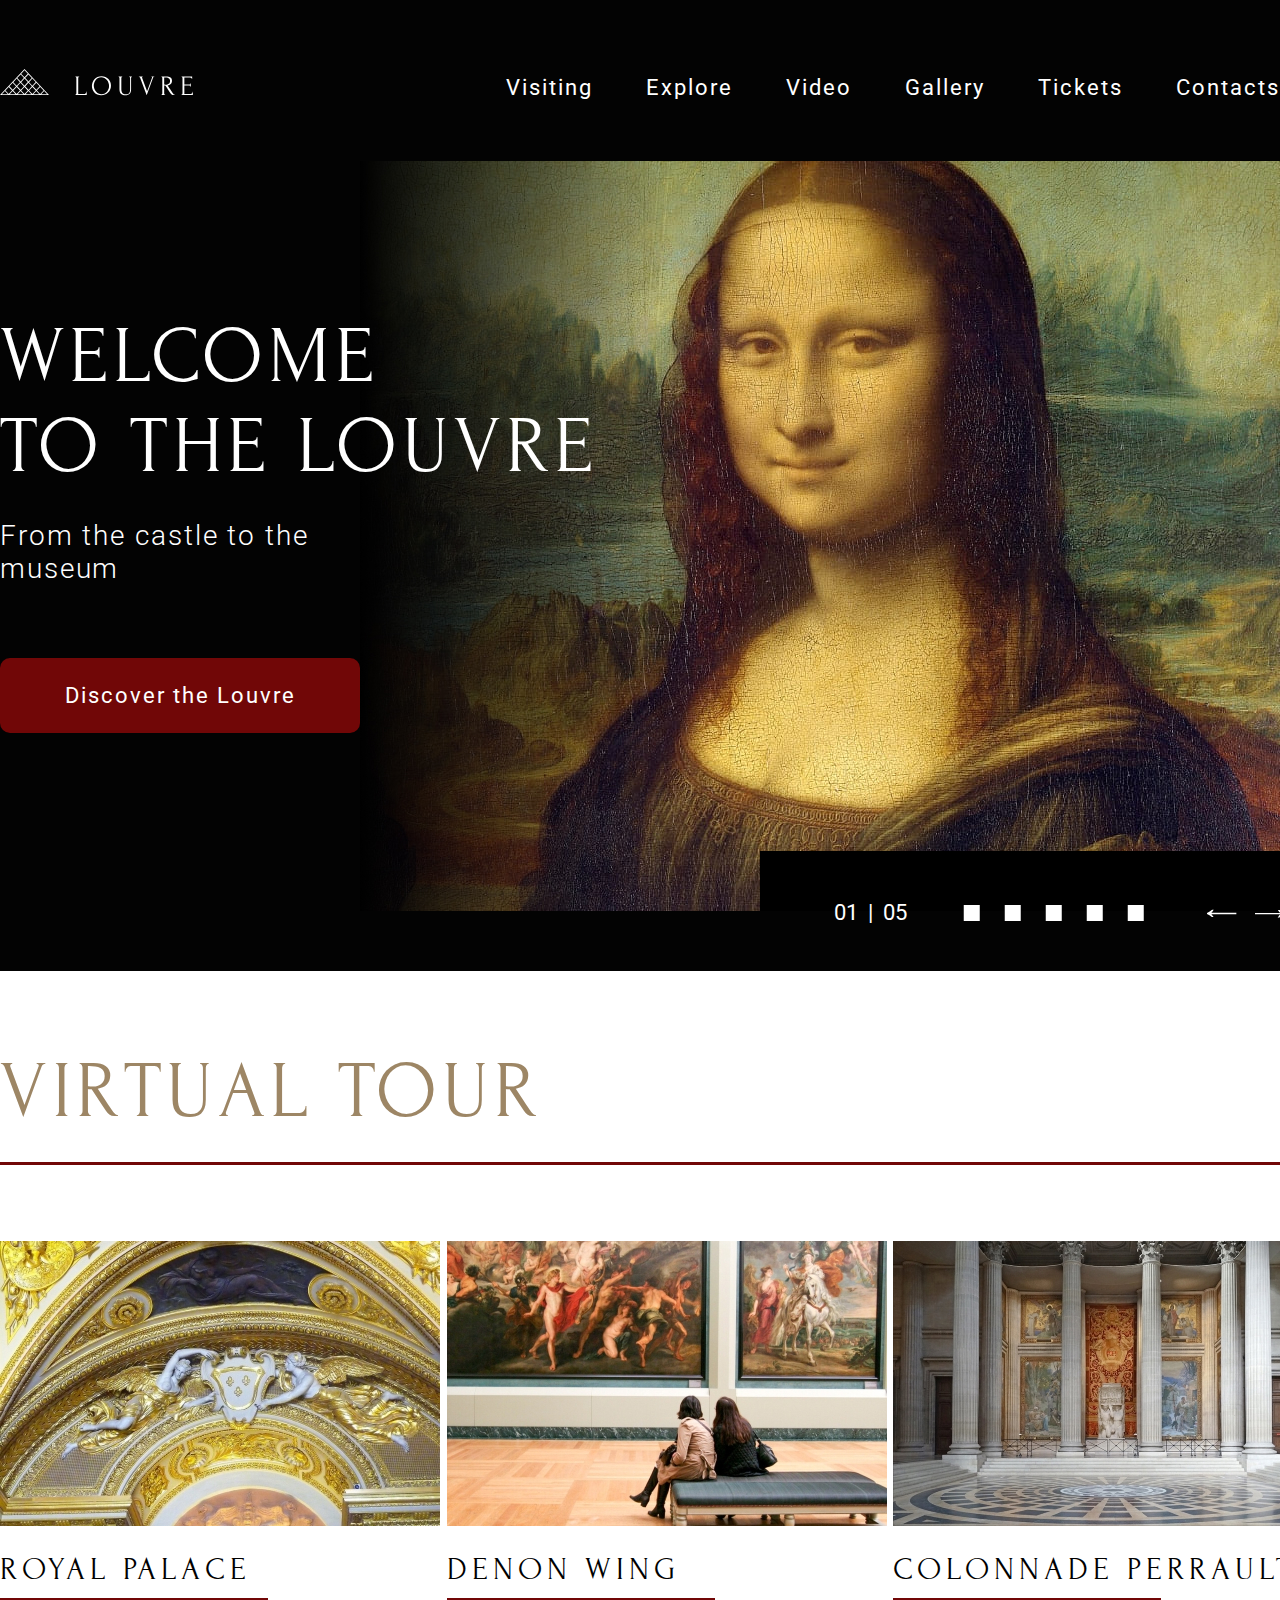
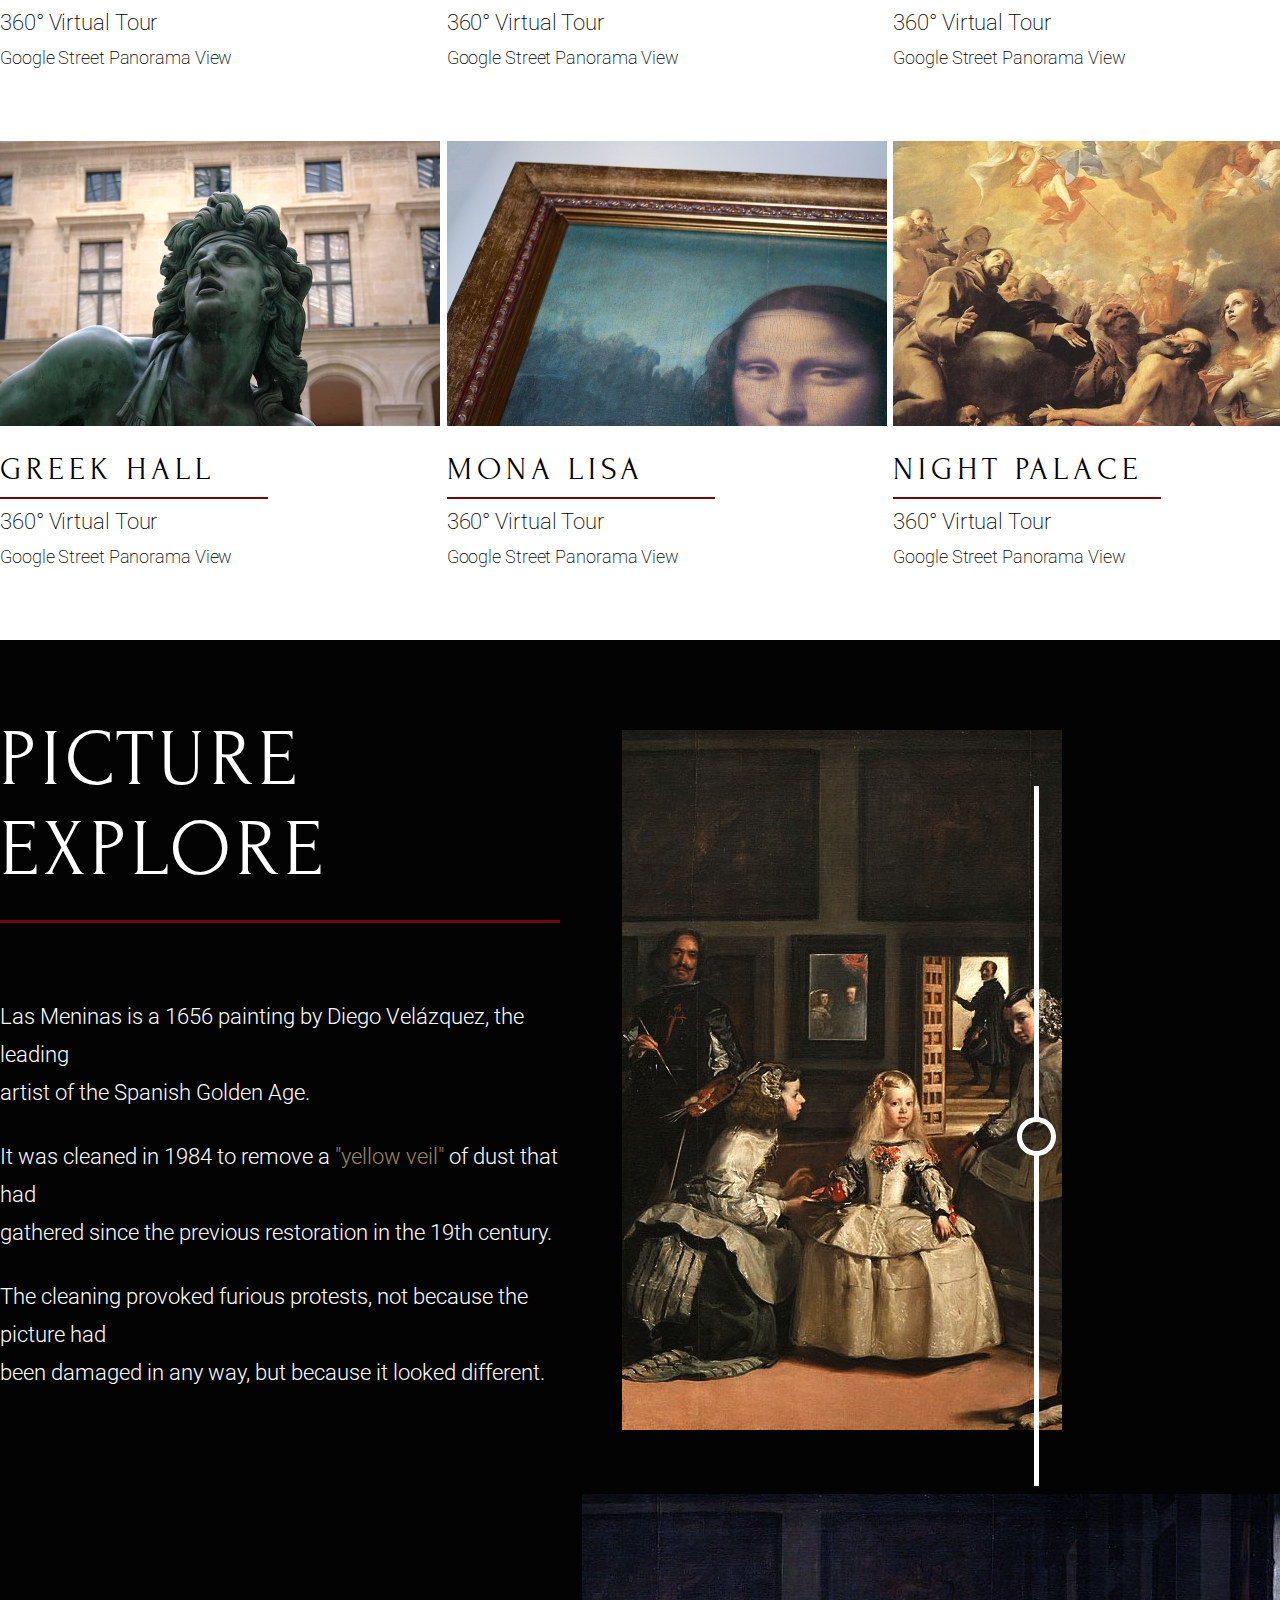
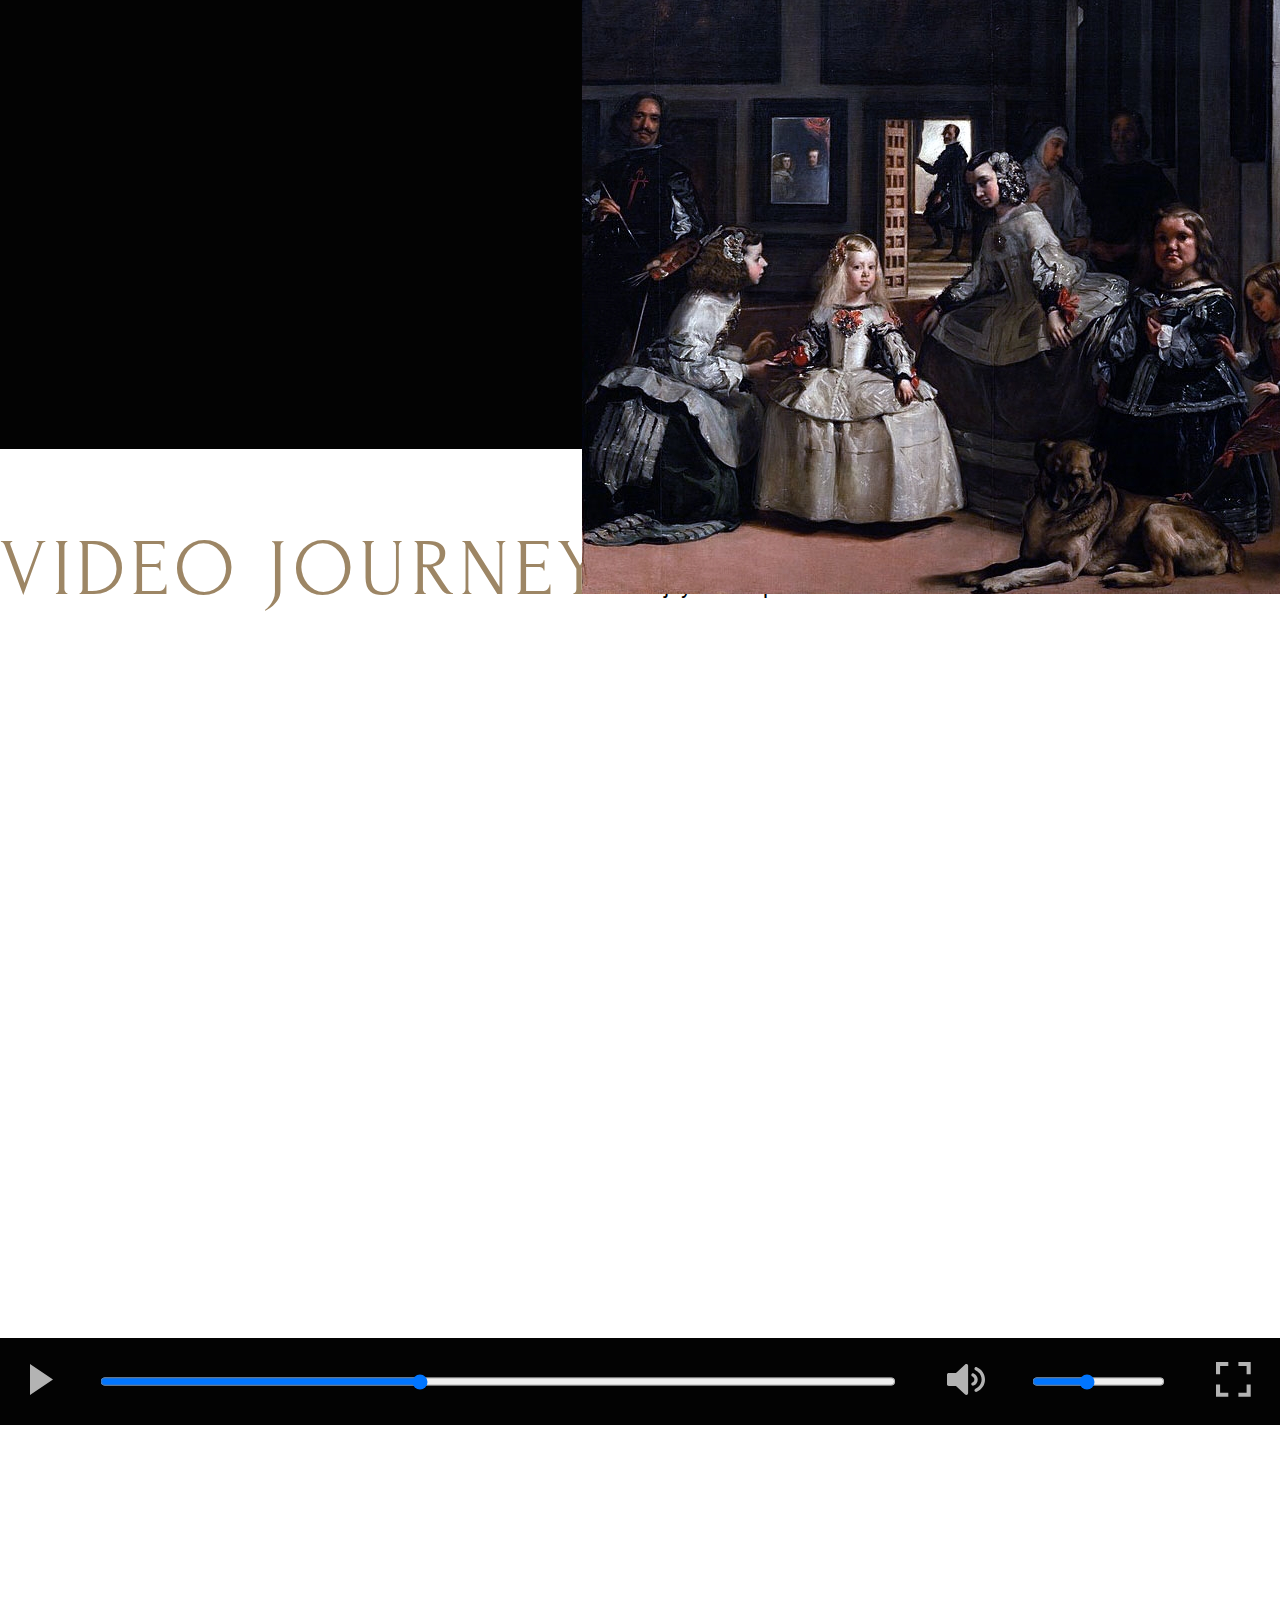
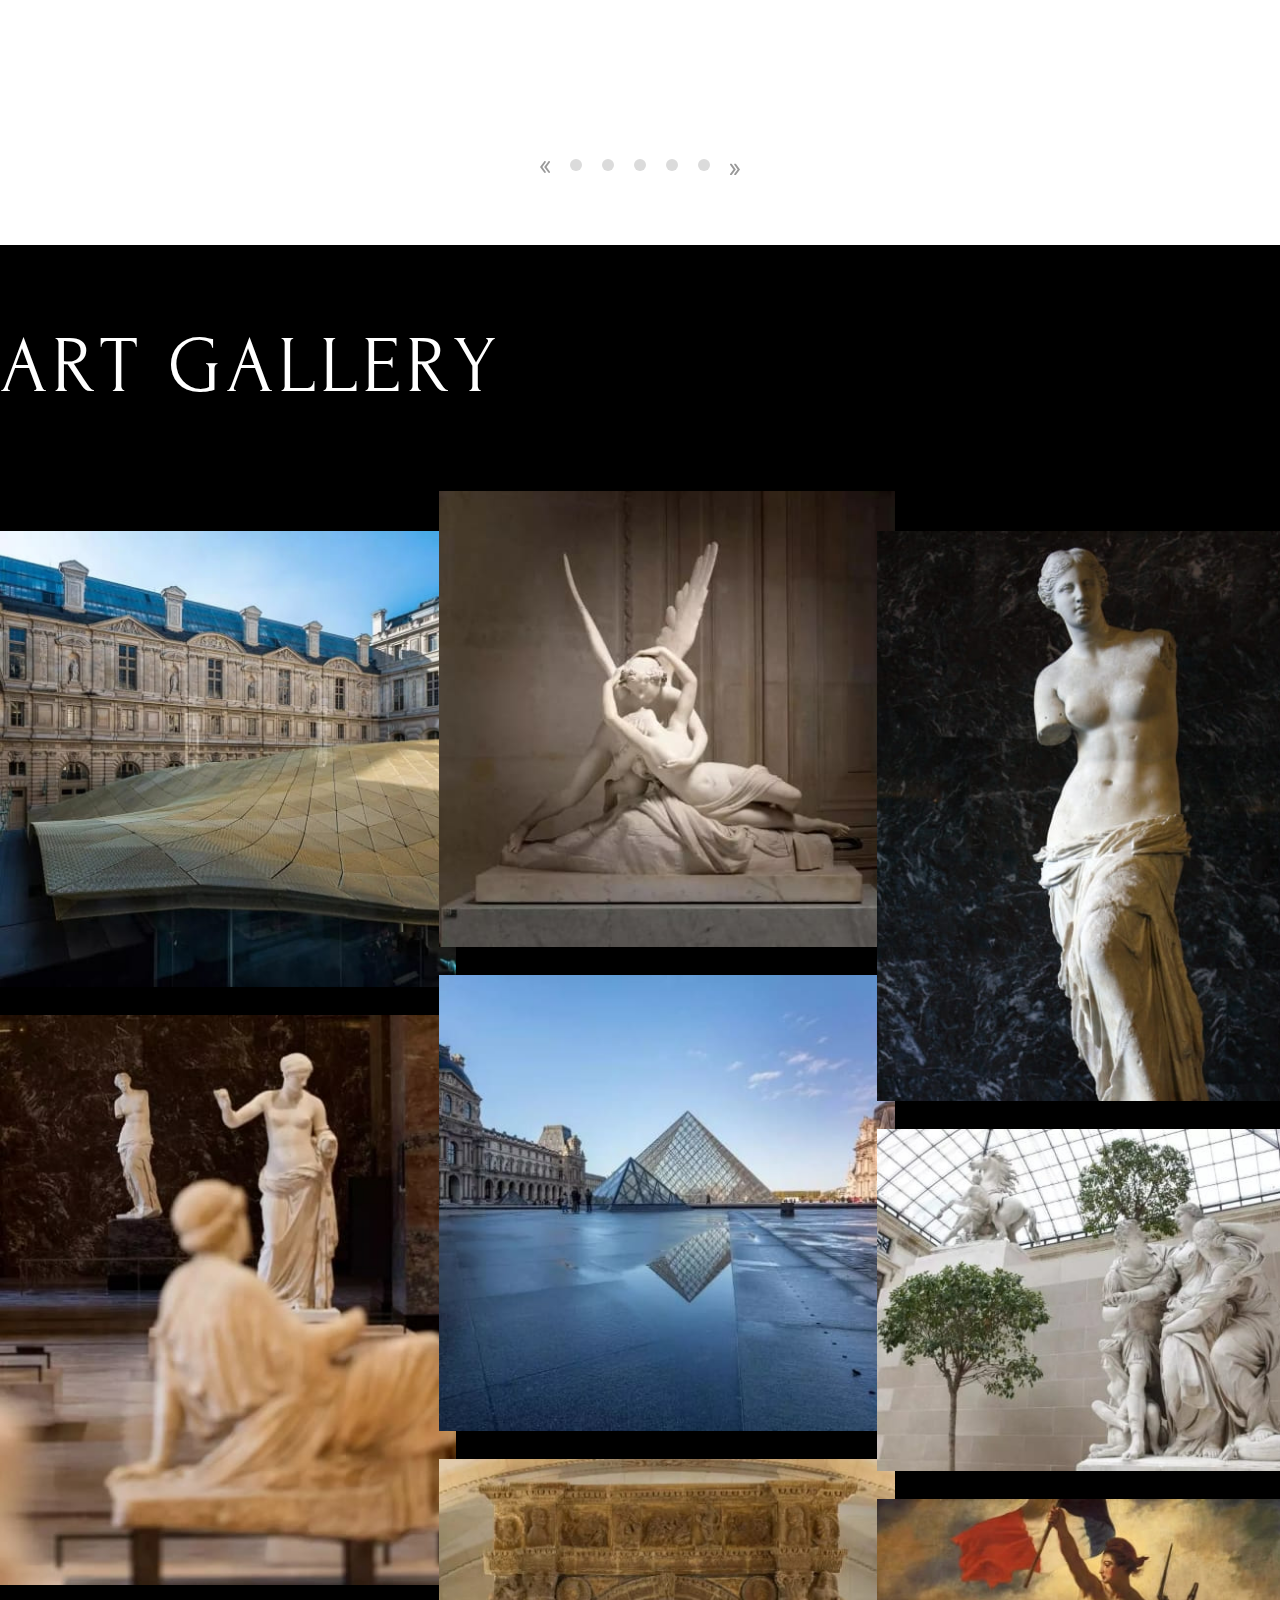
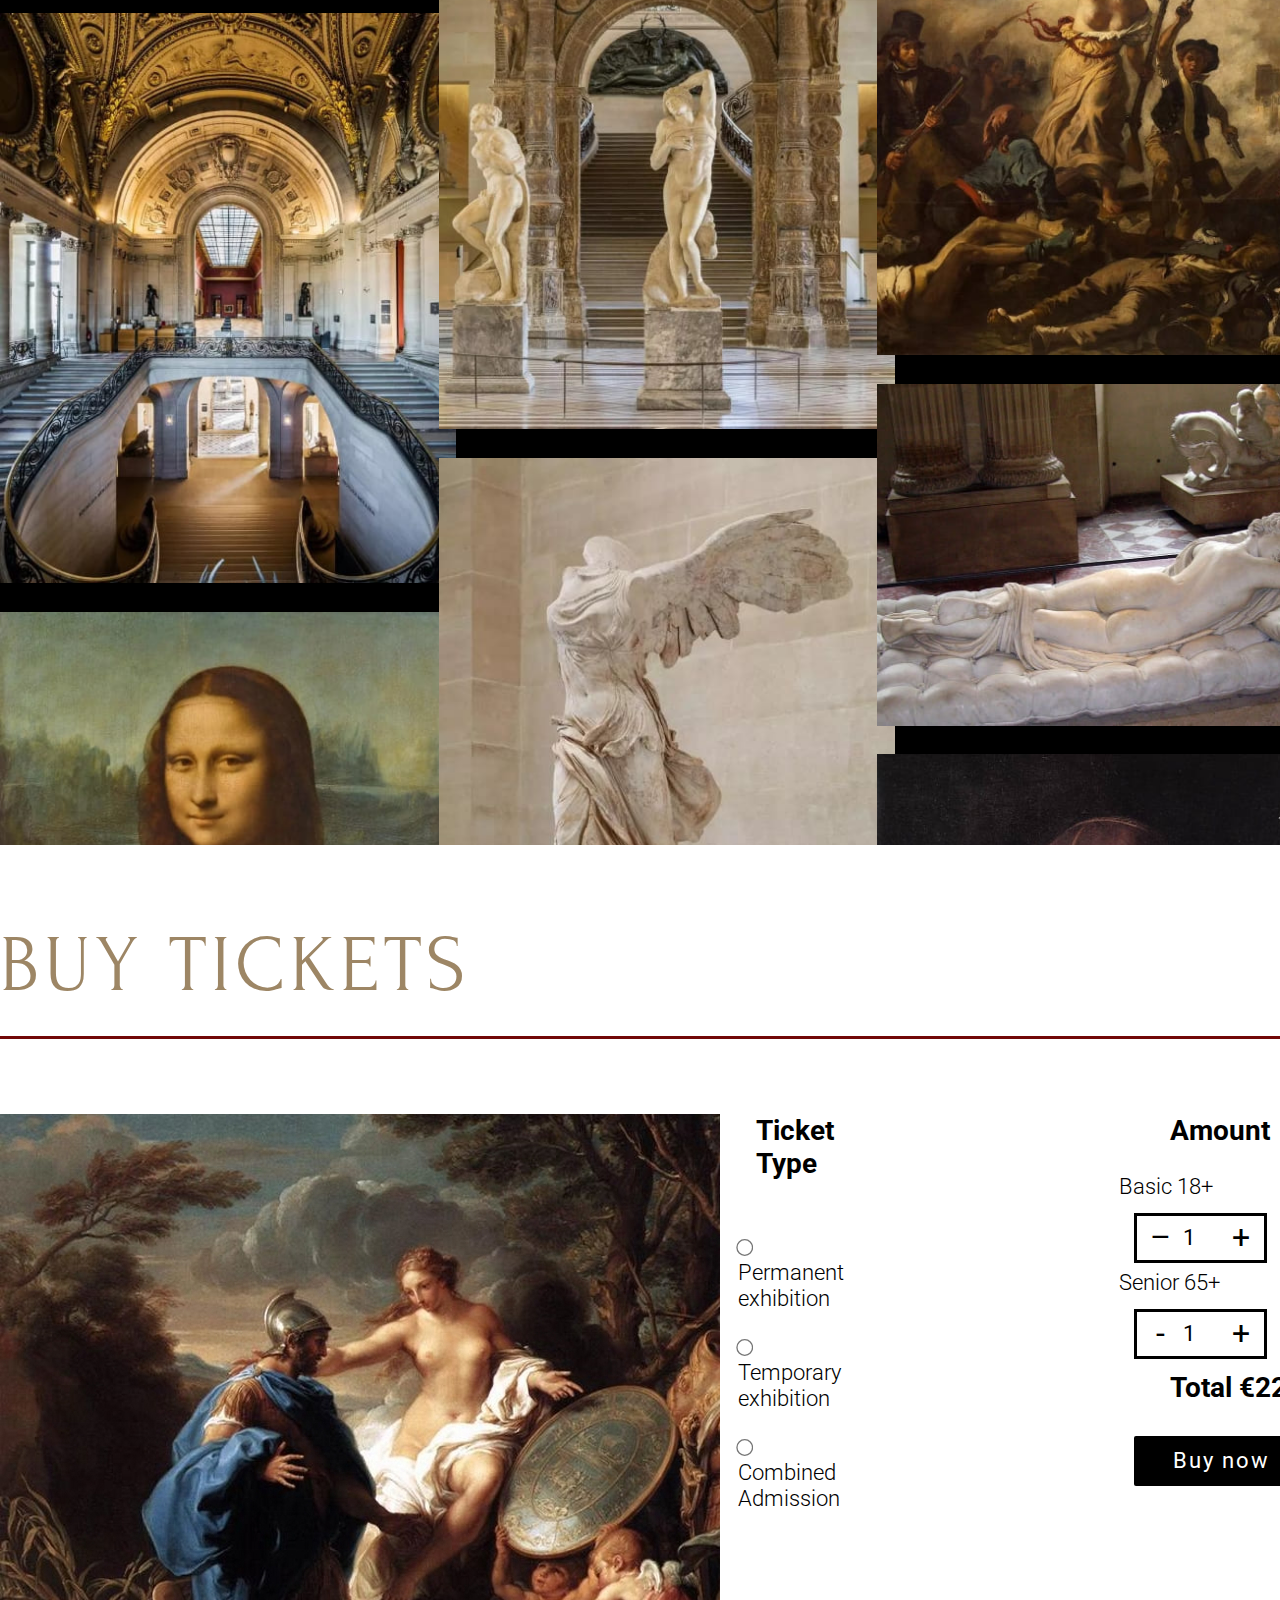
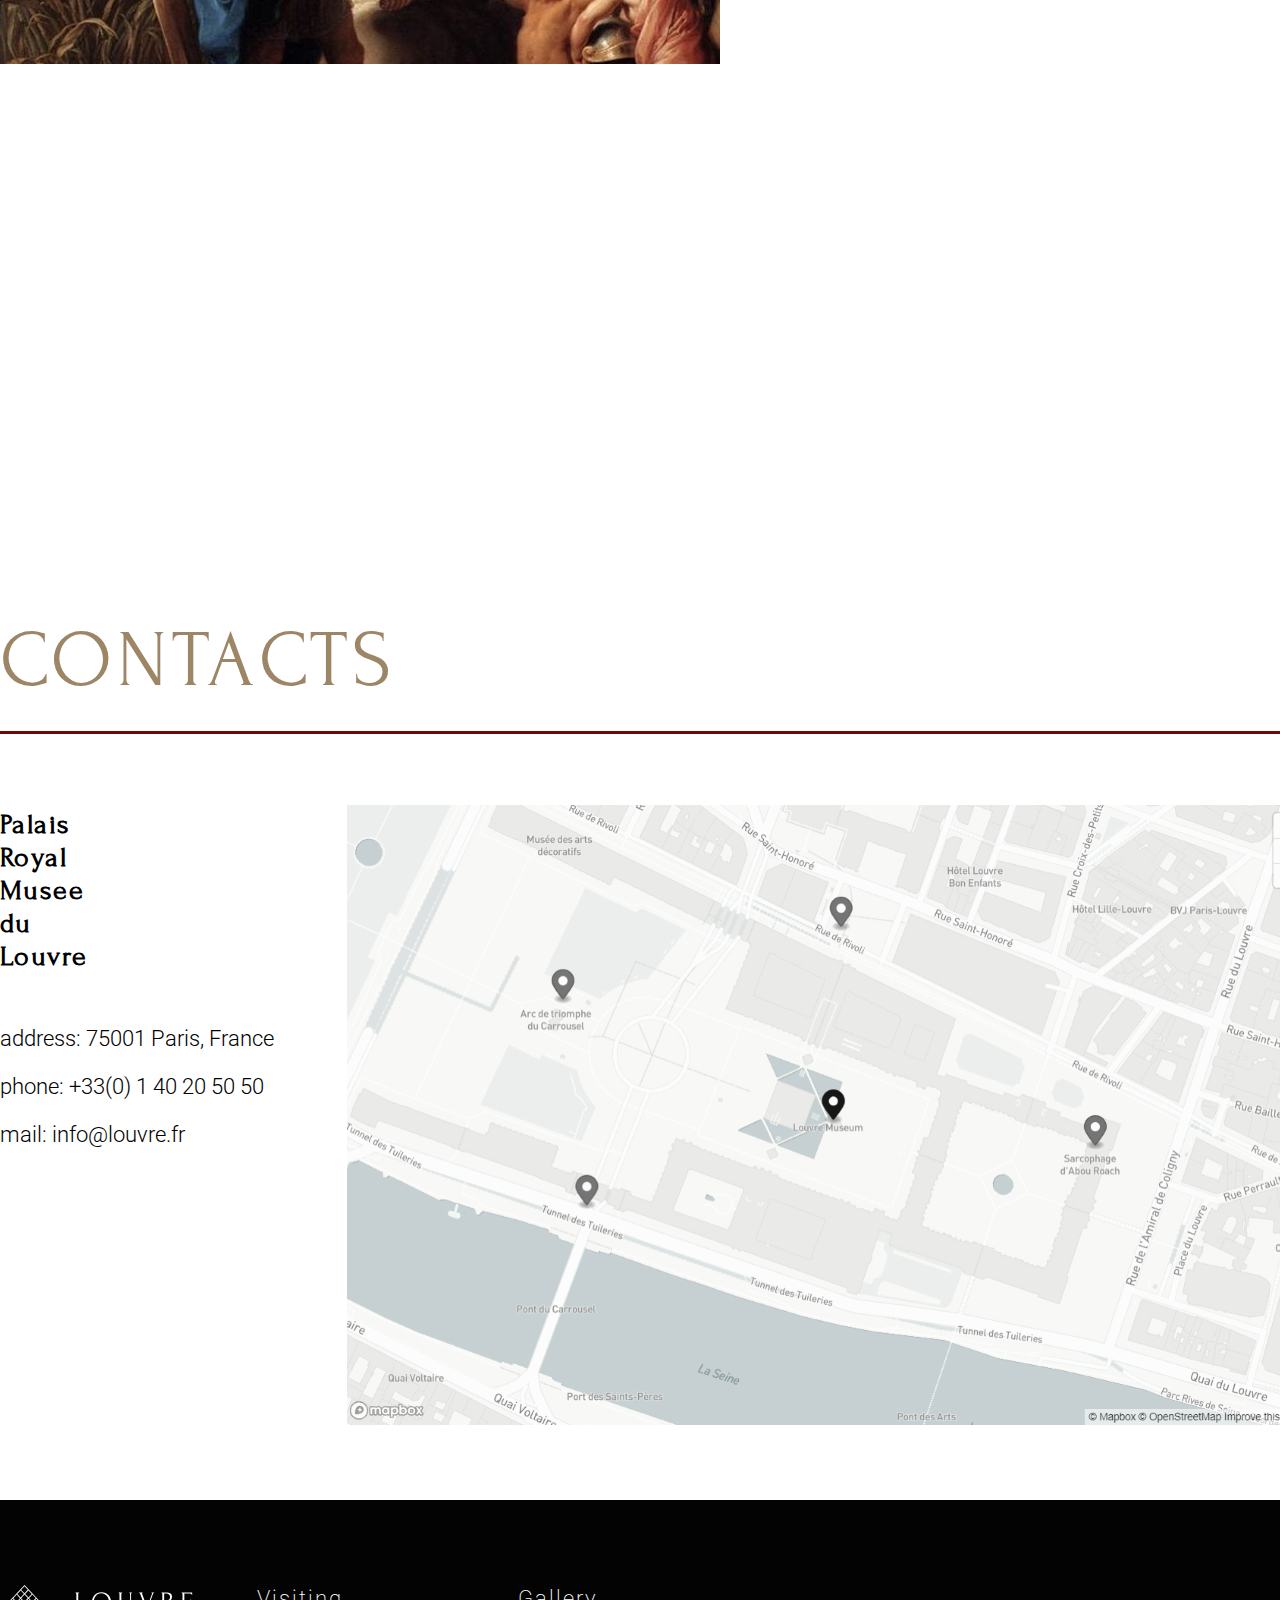
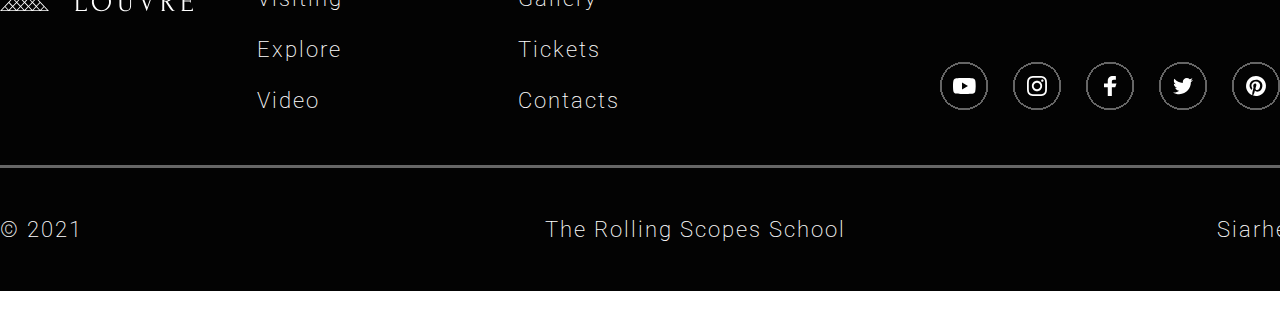
<file: index.html>
<!DOCTYPE html>
<html lang="en">
<head>
    <meta charset="UTF-8">
    <meta http-equiv="X-UA-Compatible" content="IE=edge">
    <meta name="viewport" content="width=device-width, initial-scale=1.0">
    <title>Museum</title>
    <link rel="stylesheet" href="/style.css">
    <link rel="preconnect" href="https://fonts.googleapis.com">
    <link rel="preconnect" href="https://fonts.gstatic.com" crossorigin>
    <link href="https://fonts.googleapis.com/css2?family=Forum&family=Roboto:wght@300;400;500;700&display=swap" rel="stylesheet">
    <link rel="icon" href="/assets/favicon.ico">
    
</head>
<body>
    <header class="header">  
        <div class="container header_container">            
                <a href="#" class="logo"><img src="./assets/svg/Logo1.svg" alt="Louvre"></a>               
                <nav class="header_nav">
                    <ul class="header_list">
                        <li class="header_item">
                            <a href="#Visiting" class="header_link">Visiting</a>
                        </li>
                        <li class="header_item">
                            <a href="#Explore" class="header_link">Explore</a>
                        </li>
                        <li class="header_item">
                            <a href="#Video" class="header_link">Video</a>
                        </li>
                        <li class="header_item">
                            <a href="#Gallery" class="header_link">Gallery</a>
                        </li>
                        <li class="header_item">
                            <a href="#Tickets" class="header_link">Tickets</a>
                        </li>
                        <li class="header_item">
                            <a href="#Contacts" class="header_link">Contacts</a>
                        </li>                   
                    </ul>
                </nav>    
            
        </div> 
    </header>
    <main class="main">
        <section class="welcome_main" id="welcome">
            <div class="container welcome_container">
                <div class="left_welcome_content">
                    <div class="welcome_title">
                        <h1 class="welcome_title">
                            Welcome <br> to the Louvre
                        </h1>
                    </div>                    
                    <p class="welcome_text">
                        From the castle to the museum
                    </p>
                    <form action="/tours/tour7.html" target="_blank">
                    <button  class="welcome_button">Discover the Louvre</button></form>                
                </div>
                <div class="carousel">
                    <div class="item-conteiner">
                        <div class="item active">
                            <div class="descriotion">
                                <img src="assets/img/welcome_slider/1.jpg" alt="project">
                            </div>
                        </div>
                        <div class="item">
                            <div class="descriotion">
                                <img src="assets/img/welcome_slider/2.jpg" alt="project">
                            </div>
                        </div>
                        <div class="item">
                            <div class="descriotion">
                                <img src="assets/img/welcome_slider/3.jpg" alt="project">
                            </div>
                        </div>
                        <div class="item">
                            <div class="descriotion">
                                <img src="assets/img/welcome_slider/4.jpg" alt="project">
                            </div>
                        </div>
                        <div class="item">
                            <div class="descriotion">
                                <img src="assets/img/welcome_slider/5.jpg" alt="project">
                            </div>
                        </div>
                    </div>
                    <div class="controls_wlecome_slider">
                        <div class="count">
                            <div class="count_item">01</div>
                            <div class="count_item">|</div>  
                            <div class="count_item">05</div>
                        </div>
                        <div class="buttons_slider"><div class="square"> </div><div class="square"></div><div class="square"></div><div class="square"></div><div class="square"></div></div>
                        <div class="controls left">
                            <div class="arrow left"><img src=".//assets/svg/←.svg" alt="arrow"></div>
                        </div>
                        <div class="controls right">
                            <div class="arrow right"><img src=".//assets/svg/←.svg" alt="arrow"></div>
                        </div>
                    </div>
                <script src="script.js"></script>
                </div>
                
            </div>
        </section>
        <section class="virtual_tour" id="Visiting">
            <div class="container">
                <h2 class="vtour_title">Virtual tour</h2>
                <div class="virtual_places">
                    <div class="virtual_place">
                        <div class="virtual_place_pic">
                            <a href="tours/tour1.html" target="_blank"><img src="./assets/img/virtualtour/RoyalPalace.jpg" alt="Royal palace"></a>
                        </div>
                        <h3 class="virtual_place_title">Royal palace</h3>
                        <p class="virtual_place_text1">360° Virtual Tour</p>
                        <p class="virtual_place_text2">Google Street Panorama View</p>
                    </div>
                    <div class="virtual_place">
                        <div class="virtual_place_pic">
                            <a href="tours/tour2.html" target="_blank"><img src="./assets/img/virtualtour/DenonWing.jpg" alt="Demon wing"></a>
                        </div>
                        <h3 class="virtual_place_title">Denon Wing</h3>
                        <p class="virtual_place_text1">360° Virtual Tour</p>
                        <p class="virtual_place_text2">Google Street Panorama View</p>
                    </div>
                    <div class="virtual_place"> 
                        <div class="virtual_place_pic">
                            <a href="tours/tour3.html" target="_blank"><img src="./assets/img/virtualtour/ColonnadePerrault.jpg" alt="Colonnade Perrault"></a>
                        </div>
                        <h3 class="virtual_place_title">Colonnade Perrault</h3>
                        <p class="virtual_place_text1">360° Virtual Tour</p>
                        <p class="virtual_place_text2">Google Street Panorama View</p>
                    </div>
                    <div class="virtual_place">
                        <div class="virtual_place_pic">
                            <a href="tours/tour4.html" target="_blank"><img src="./assets/img/virtualtour/GreekHall.jpg" alt="Greek hall"></a>                            
                        </div>
                        <h3 class="virtual_place_title">Greek hall</h3>
                        <p class="virtual_place_text1">360° Virtual Tour</p>
                        <p class="virtual_place_text2">Google Street Panorama View</p>
                    </div>
                    <div class="virtual_place">
                        <div class="virtual_place_pic">
                            <a href="tours/tour5.html" target="_blank"><img src="./assets/img/virtualtour/MonaLisa.jpg" alt="Mona Lisa"></a>                        
                        </div>
                        <h3 class="virtual_place_title">Mona Lisa</h3>
                        <p class="virtual_place_text1">360° Virtual Tour</p>
                        <p class="virtual_place_text2">Google Street Panorama View</p>
                    </div>
                    <div class="virtual_place">
                        <div class="virtual_place_pic">
                            <a href="tours/tour6.html" target="_blank"><img src="./assets/img/virtualtour/NightPalace.jpg" alt="Night Palace"></a>                
                        </div>
                        <h3 class="virtual_place_title">Night Palace</h3>
                        <p class="virtual_place_text1">360° Virtual Tour</p>
                        <p class="virtual_place_text2">Google Street Panorama View</p>
                    </div>
                </div>                         
            </div>
        </section> 
        <section class="picture_explore" id="Explore">
            <div class="container">
                <div class="picture_explore_wrap">
                    <div class="picture_explore_left">
                        <h2 class="picture_explore_title">Picture explore</h2>
                        <p class="picture_explore_text">
                            Las Meninas is a 1656 painting by Diego Velázquez, the leading <br>artist of the Spanish Golden Age.
                        </p>
                        <p class="picture_explore_text">
                            It was cleaned in 1984 to remove a  <span>"yellow veil"</span> of dust that had<br> gathered since the previous restoration in the 19th century.
                        </p>
                        <p class="picture_explore_text">
                            The cleaning provoked furious protests, not because the picture had<br> been damaged in any way, but because it looked different.
                        </p>                        
                    </div>
                    <div class="picture_explore_right">
                        <img src="./assets/img/PictureExplorer1.jpg" alt="Picture explore" class="picture_explore_picture1">                        
                        <img src="./assets/svg/exploreslider.svg" alt="Picture explore" class="picture_explore_picture3">                        
                        <img src="./assets/img/PictureExplorer.jpg" alt="Picture explore" class="picture_explore_picture2">

                    </div>
                </div>            
            </div>
        </section>
        <section class="video_journey" id="Video">
            <div class="container">
                <div class="video_journey_wrap">
                    <h2 class="video_journey_title">Video journey</h2>
                    <p class="video_journey_text">Enter and visit one of the most famous museums in the world and enjoy masterpieces such as Mona Lisa or Hammurabi's Code</p>
                </div>
                <div class="container_video">
                    <iframe width="1440" height="650" src="https://www.youtube.com/embed/zp1BXPX8jcU?controls=0" title="YouTube video player" allow="accelerometer; autoplay; clipboard-write; encrypted-media; gyroscope; picture-in-picture" allowfullscreen class="main_video"></iframe>
                    <img src="./assets/svg/Play.svg" alt="Picture play" class="picture_main_play">        
                    <div class="video_control">
                    <button class="control_button play">
                        <img src="./assets/svg/small_play.svg" alt="Picture play" class="small_play_btn">        
                    </button>
                    <input type="range" value="40" min="0" max="100" step="1" class="progress_play">
                    <script>const progress = document.querySelector('.progress');  
                        progress.addEventListener('input', function() {
                        const value = this.value;
                        this.style.background = `linear-gradient(to right, #82CFD0 0%, #82CFD0 ${value}%, #fff ${value}%, white 100%)`
                        })
                    </script>
                    <button class="volume">
                        <img src="./assets/svg/volume.svg" alt="Picture volume" class="volume_btn">  
                    </button>
                    <input type="range" value="40" min="0" max="100" step="1" class="progress_volume">
                    <script>const progress2 = document.querySelector('.progress2');  
                        progress2.addEventListener('input', function() {
                        const value = this.value;
                        this.style.background = `linear-gradient(to right, #82CFD0 0%, #82CFD0 ${value}%, #fff ${value}%, white 100%)`
                        })
                    </script>
                    <button class="full_screen">
                        <img src="./assets/svg/fullscreen.svg" alt="Picture volume" class="fscreen_btn">  
                    </button>
                </div>
                <div class="video_courusel">
                    <div class="youtube">
                        <iframe width="452" height="254" src="https://www.youtube.com/embed/2OR0OCr6uRE?controls=0" title="YouTube video player" allow="accelerometer; autoplay; clipboard-write; encrypted-media; gyroscope; picture-in-picture" allowfullscreen class="small_video"></iframe>
                    </div>
                    <div class="youtube">
                        <iframe width="452" height="254" src="https://www.youtube.com/embed/Vi5D6FKhRmo?controls=0" title="YouTube video player" allow="accelerometer; autoplay; clipboard-write; encrypted-media; gyroscope; picture-in-picture" allowfullscreen class="small_video"></iframe>
                    </div>
                    <div class="youtube">
                        <iframe width="452" height="254" src="https://www.youtube.com/embed/NOhDysLnTvY?controls=0" title="YouTube video player" allow="accelerometer; autoplay; clipboard-write; encrypted-media; gyroscope; picture-in-picture" allowfullscreen class="small_video"></iframe>
                        
                    </div>
                </div>
                <div class="video_courusel_controls">
                    <div class="left_arrow_video"><img src=".//assets/svg/arrow_video.svg" alt="arrow"></div>
                    <div class="circle"></div><div class="circle"></div><div class="circle"></div><div class="circle"></div><div class="circle"></div>
                    <div class="right_arrow_video"><img src=".//assets/svg/arrow_video.svg" alt="arrow"></div>
                </div>                    
                </div>                        
        </div>
        </section>
        <section class="main_gal" id="Gallery">
            <div class="container">
                <h2 class="art_gallery_title">Art gallery</h2>
                <div class="picture-container">
                    <div class="picture-inner-container">
                        <img src="./assets/img/gallery/galery10.jpg" alt="Gallery" class="gallery_image">
                        <img src="./assets/img/gallery/galery9.jpg" alt="Gallery" class="gallery_image">
                        <img src="./assets/img/gallery/galery8.jpg" alt="Gallery" class="gallery_image">
                        <img src="./assets/img/gallery/galery7.jpg" alt="Gallery" class="gallery_image">
                        <img src="./assets/img/gallery/galery2.jpg" alt="Gallery" class="gallery_image">
                        <img src="./assets/img/gallery/galery1.jpg" alt="Gallery" class="gallery_image">
                        <img src="./assets/img/gallery/galery15.jpg" alt="Gallery" class="gallery_image">
                        <img src="./assets/img/gallery/galery3.jpg" alt="Gallery" class="gallery_image">
                        <img src="./assets/img/gallery/galery4.jpg" alt="Gallery" class="gallery_image">
                        <img src="./assets/img/gallery/galery6.jpg" alt="Gallery" class="gallery_image">
                        <img src="./assets/img/gallery/galery5.jpg" alt="Gallery" class="gallery_image">                  
                        <img src="./assets/img/gallery/galery12.jpg" alt="Gallery" class="gallery_image">
                        <img src="./assets/img/gallery/galery11.jpg" alt="Gallery" class="gallery_image">
                        <img src="./assets/img/gallery/galery13.jpg" alt="Gallery" class="gallery_image">
                        <img src="./assets/img/gallery/galery14.jpg" alt="Gallery" class="gallery_image">
                    </div>
                </div>
            </div>
        </section>
        <section class="buy_tickets" id="Tickets"> 
            <div class="container">
                <h2 class="buy_tickets_title">Buy tickets</h2>
                <div class="buy_tickets_wrap">
                    <div class="buy_tickets_image">
                    <img src="../assets/img/BuyTickets.jpg" alt="Buy Tickets" class="buy_tickets_image">
                    </div>
                    <div class="buy_tickets_form">
                        <div class="by_tickets_radio">
                            <form action="exibition" class="buy_tickets_radio">
                            <h3 class="exibition_title">Ticket type</h3>
                            <p class="exibition_item"><input name="exibition" type="radio" value="1">Permanent exhibition</p>
                            <p class="exibition_item"><input name="exibition" type="radio" value="2">Temporary exhibition</p>
                            <p class="exibition_item"><input name="exibition" type="radio" value="3">Combined Admission</p>
                            </form>
                        </div>
                        <div class="amount_radio">
                            <form action="exibition" class="amount_radio">
                                <h3 class="exibition_title">Amount</h3>
                                <p class="amount_text">Basic 18+</p>
                                <button class="amount_buttonBTL" type="button" onclick="this.nextElementSibling.stepDown()">–</button>
                                <input class="amount_button_numberBT" type="number" min="0" max="20" value="1" readonly>
                                <button class="amount_buttonBT" type="button" onclick="this.previousElementSibling.stepUp()">+</button>
                                <br>
                                <p class="amount_text">Senior 65+</p>
                                <button class="amount_buttonBTL" type="button" onclick="this.nextElementSibling.stepDown()">-</button>
                                <input class="amount_button_numberBT" type="number" min="0" max="20" value="1" readonly>
                                <button class="amount_buttonBT" type="button" onclick="this.previousElementSibling.stepUp()">+</button>
                                <br>
                                <p class="exibition_title">Total €220</p>
                                <button class="Buy_now" id="Buy_now"> Buy now</button>
                            </form>
                        </div>
                    </div>
                </div> 
                <div class="pop_up" id="pop_up">
                <div class="container_pop_up" id="pop_up_body">
                    <div class="left_pop_up">
                        <img src="/assets/svg/booking/logo_booking.svg" alt="Louvre">
                        <h3 class="pop_title">Booking tickets</h3>
                        <p class="pop_text">Tour to Louvre</p>
                        <form action="exibition" class="pop_form">
                            <div class="date_time">
                                <div class="date_input">
                                    <p><img src="/assets/svg/booking/date.svg" alt=""><span>Date</span><img src="/assets/svg/booking/arrow.svg" alt=""></p>     
                                <input  class="date_pop" type="date">
                                </div>
                                <div class="date_input">
                                    <p><img src="/assets/svg/booking/time.svg" alt=""><span>Time</span><img src="/assets/svg/booking/arrow.svg" alt=""></p>     
                                <input  class="date_pop" type="time">
                                </div>                                
                            </div>
                                <div class="text_input">
                                    <p><img src="/assets/svg/booking/name.svg" alt=""><span>Name</span></p>     
                                <input class="date_pop" type="text" value="Name" readonly>
                                </div> 
                                <div class="text_input">
                                    <p><img src="/assets/svg/booking/email.svg" alt=""><span>E-mail</span></p>     
                                    <input class="date_pop" type="email" readonly>
                                </div>
                                <div class="text_input phone">
                                    <p><img src="/assets/svg/booking/tel.svg" alt=""><span>Phone</span></p>     
                                    <input class="date_pop" type="tel" readonly>
                                </div>
                                <div class="text_input">
                                    <p><img src="/assets/svg/booking/ballot.svg" alt=""><span>Ticket Type</span><img src="/assets/svg/booking/arrow.svg" alt=""></p>     
                                    <select class="date_pop" name = "ticket_type">
                                        <option value="1">1</option>
                                        <option value="2">2</option>
                                    </select>
                                </div>
                            <div class="entry_tickets">
                                <h4 class="entry_title">
                                    Entry Ticket
                                </h4>
                                <label class="amount_text_18">Basic 18+ (20 €)</label>
                                <button class="amount_button minus" type="button" onclick="this.nextElementSibling.stepDown()">-</button>
                                <input class="amount_button_number" type="number" min="0" max="20" value="1" readonly>
                                <button class="amount_button plus" type="button" onclick="this.previousElementSibling.stepUp()">+</button>
                                <br><br>
                                <label class="amount_text_65">Senior 65+ (10 €)</label>
                                <button class="amount_button minus" type="button" onclick="this.nextElementSibling.stepDown()">-</button>
                                <input class="amount_button_number" type="number" min="0" max="20" value="1" readonly>
                                <button class="amount_button plus" type="button" onclick="this.previousElementSibling.stepUp()">+</button>                                
                            </div>
                            <div class="pop_up_close" id="pop_up_close">&#10006;</div>
                        </form>
                    </div>
                    <div class="right_pop_up">
                        <p class="overwiew">Overview</p>
                        <p class="right_text">Tour to Louvre</p>
                        <p class="right_text1"><img src="assets/svg/booking/date.svg" alt=""> Friday, August 19</p>
                        <p class="right_text1"><img src="assets/svg/booking/time.svg" alt=""> 16 : 30</p>
                        <p class="right_text1"><img src="assets/svg/booking/check_circle_outline.svg" alt=""> Tempolary exhibition</p>
                        <br>
                        <p class="right_text2"> <button class="tickets_amount" type="button">2</button>Basic (20 €) <span>40 €</span></p>
                        <p class="right_text2"> <button class="tickets_amount" type="button">2</button>Senior (10 €)<span>20 €</span></p>
                        <p class="right_text3"> Total:<span>60 €</span></p>
                        <img src="assets/svg/booking/Cards.jpg" class="cards1" alt="">
                        <img src="assets/svg/booking/CardsBack.jpg" class="cards2" alt="">
                        <button class="Book">Book</button>                      
                    </div>
                    <script>
                        const openPopUp = document.getElementById('Buy_now');
                        const closePopUp = document.getElementById('pop_up_close');
                        const popUp = document.getElementById('pop_up');
                        const body = document.getElementById('pop_up_body');

                        openPopUp.addEventListener('click', function(e){
                            e.preventDefault();
                            popUp.classList.add('active');
                        })

                        closePopUp.addEventListener('click', (e) => {
                            popUp.classList.remove('active');
                        })

                        popUp.addEventListener('click', (e) => {
                            if (e.target == popUp) {
                                popUp.classList.remove('active');
                            }  
                        })
                    </script>
                </div>
                </div>                              
            </div>
        </section>
        <div class="paralax">
        </div>
        <section class="contacts" id="Contacts">
            <div class="container">
            <h2 class="vtour_title">Contacts</h2>
            <div class="contacts_wrap">
                <div class="contacts_text">
                    <h3 class="contacts_title3">Palais&nbsp; Royal<br>Musee <span>du</span> Louvre</h3>
                    <p class="contacts_text_adress">address: 75001 Paris, France</p>
                    <p class="contacts_text_adress">phone: +33(0) 1 40 20 50 50</p>
                    <p class="contacts_text_adress">mail: info@louvre.fr</p>
                </div>
                <img src="./assets/img/map.jpg" alt="Map" class="contacts_map">                
            </div>
            </div>
        </section>        
    </main>
    <footer class="footer">
        <div class="container">
            <div class="footer_wrap">
                <a href="#" class="logo_footer"><img src="./assets/svg/Logo1.svg" alt="Louvre"></a>                 
                <div class="footer_menu_wrap">
                <nav class="footer_nav">
                    <ul class="footer_menu">
                        <li class="footer_menu_item">
                            <a href="#Visiting" class="footer_menu_link">Visiting</a>
                        </li>
                        <li class="footer_menu_item">
                            <a href="#Explore" class="footer_menu_link">Explore</a>
                        </li>
                        <li class="footer_menu_item">
                            <a href="#Video" class="footer_menu_link">Video</a>
                        </li>
                    </ul>
                </nav>
                <nav class="footer_nav">
                    <ul class="footer_menu">
                        <li class="footer_menu_item">
                            <a href="#Gallery" class="footer_menu_link">Gallery</a>
                        </li>
                        <li class="footer_menu_item">
                            <a href="#Tickets" class="footer_menu_link">Tickets</a>
                        </li>
                        <li class="footer_menu_item">
                            <a href="#Contacts" class="footer_menu_link">Contacts</a>
                        </li>
                    </ul>
                </nav>
                </div>
                <nav class="seti_nav">
                    <p><a href="https://www.youtube.com/user/louvre" class="seti_link"><img src="../assets/svg/Youtube.svg" alt="Youtube" class="seti_pict"></a></p>
                    <p><a href="https://www.instagram.com/museelouvre/" class="seti_link"><img src="./assets/svg/Instagram.svg" alt="Instagram" class="seti_pict"></a></p>
                    <p><a href="https://www.facebook.com/museedulouvre" class="seti_link"><img src="../assets/svg/Facebook.svg" alt="Facebbok" class="seti_pict"></a></p>
                    <p><a href="http://twitter.com/museelouvre" class="seti_link"><img src="../assets/svg/Twitter.svg" alt="Twitter" class="seti_pict"></a></p>
                    <p><a href="https://www.pinterest.fr/museedulouvre/" class="seti_link"><img src="../assets/svg/Pinterest.svg" alt="Pinterest" class="seti_pict"></a></p>
                </nav>

            </div>
            <div class="school_things">
                <pre class="last_text">© 2021                                                                  The Rolling Scopes School                                                     Siarhei Shakura</pre>
            </div>
        </div>
    </footer>
</body>
</html>
</file>
<file: style.css>
/*! normalize.css v8.0.1 | MIT License | github.com/necolas/normalize.css */
/* Document
   ========================================================================== */
/**
 * 1. Correct the line height in all browsers.
 * 2. Prevent adjustments of font size after orientation changes in iOS.
 */
 html {
    line-height: 1.15;
    /* 1 */
    -webkit-text-size-adjust: 100%;
    /* 2 */
  }
  
  /* Sections
     ========================================================================== */
  /**
   * Remove the margin in all browsers.
   */
  body {
    margin: 0;
  }
  
  /**
   * Render the `main` element consistently in IE.
   */
  main {
    display: block;
  }
  
  /**
   * Correct the font size and margin on `h1` elements within `section` and
   * `article` contexts in Chrome, Firefox, and Safari.
   */
  h1 {
    font-size: 2em;
    margin: 0.67em 0;
  }
  
  /* Grouping content
     ========================================================================== */
  /**
   * 1. Add the correct box sizing in Firefox.
   * 2. Show the overflow in Edge and IE.
   */
  hr {
    box-sizing: content-box;
    /* 1 */
    height: 0;
    /* 1 */
    overflow: visible;
    /* 2 */
  }
  
  /**
   * 1. Correct the inheritance and scaling of font size in all browsers.
   * 2. Correct the odd `em` font sizing in all browsers.
   */
  pre {
    font-family: monospace, monospace;
    /* 1 */
    font-size: 1em;
    /* 2 */
  }
  
  /* Text-level semantics
     ========================================================================== */
  /**
   * Remove the gray background on active links in IE 10.
   */
  a {
    background-color: transparent;
  }
  
  /**
   * 1. Remove the bottom border in Chrome 57-
   * 2. Add the correct text decoration in Chrome, Edge, IE, Opera, and Safari.
   */
  abbr[title] {
    border-bottom: none;
    /* 1 */
    text-decoration: underline;
    /* 2 */
    text-decoration: underline dotted;
    /* 2 */
  }
  
  /**
   * Add the correct font weight in Chrome, Edge, and Safari.
   */
  b,
  strong {
    font-weight: bolder;
  }
  
  /**
   * 1. Correct the inheritance and scaling of font size in all browsers.
   * 2. Correct the odd `em` font sizing in all browsers.
   */
  code,
  kbd,
  samp {
    font-family: monospace, monospace;
    /* 1 */
    font-size: 1em;
    /* 2 */
  }
  
  /**
   * Add the correct font size in all browsers.
   */
  small {
    font-size: 80%;
  }
  
  /**
   * Prevent `sub` and `sup` elements from affecting the line height in
   * all browsers.
   */
  sub,
  sup {
    font-size: 75%;
    line-height: 0;
    position: relative;
    vertical-align: baseline;
  }
  
  sub {
    bottom: -0.25em;
  }
  
  sup {
    top: -0.5em;
  }
  
  /* Embedded content
     ========================================================================== */
  /**
   * Remove the border on images inside links in IE 10.
   */
  img {
    border-style: none;
  }
  
  /* Forms
     ========================================================================== */
  /**
   * 1. Change the font styles in all browsers.
   * 2. Remove the margin in Firefox and Safari.
   */
  button,
  input,
  optgroup,
  select,
  textarea {
    font-family: inherit;
    /* 1 */
    font-size: 100%;
    /* 1 */
    line-height: 1.15;
    /* 1 */
    margin: 0;
    /* 2 */
  }
  
  /**
   * Show the overflow in IE.
   * 1. Show the overflow in Edge.
   */
  button,
  input {
    /* 1 */
    overflow: visible;
  }
  
  /**
   * Remove the inheritance of text transform in Edge, Firefox, and IE.
   * 1. Remove the inheritance of text transform in Firefox.
   */
  button,
  select {
    /* 1 */
    text-transform: none;
  }
  
  /**
   * Correct the inability to style clickable types in iOS and Safari.
   */
  button,
  [type=button],
  [type=reset],
  [type=submit] {
    -webkit-appearance: button;
  }
  
  /**
   * Remove the inner border and padding in Firefox.
   */
  button::-moz-focus-inner,
  [type=button]::-moz-focus-inner,
  [type=reset]::-moz-focus-inner,
  [type=submit]::-moz-focus-inner {
    border-style: none;
    padding: 0;
  }
  
  /**
   * Restore the focus styles unset by the previous rule.
   */
  button:-moz-focusring,
  [type=button]:-moz-focusring,
  [type=reset]:-moz-focusring,
  [type=submit]:-moz-focusring {
    outline: 1px dotted ButtonText;
  }
  
  /**
   * Correct the padding in Firefox.
   */
  fieldset {
    padding: 0.35em 0.75em 0.625em;
  }
  
  /**
   * 1. Correct the text wrapping in Edge and IE.
   * 2. Correct the color inheritance from `fieldset` elements in IE.
   * 3. Remove the padding so developers are not caught out when they zero out
   *    `fieldset` elements in all browsers.
   */
  legend {
    box-sizing: border-box;
    /* 1 */
    color: inherit;
    /* 2 */
    display: table;
    /* 1 */
    max-width: 100%;
    /* 1 */
    padding: 0;
    /* 3 */
    white-space: normal;
    /* 1 */
  }
  
  /**
   * Add the correct vertical alignment in Chrome, Firefox, and Opera.
   */
  progress {
    vertical-align: baseline;
  }
  
  /**
   * Remove the default vertical scrollbar in IE 10+.
   */
  textarea {
    overflow: auto;
  }
  
  /**
   * 1. Add the correct box sizing in IE 10.
   * 2. Remove the padding in IE 10.
   */
  [type=checkbox],
  [type=radio] {
    box-sizing: border-box;
    /* 1 */
    padding: 0;
    /* 2 */
  }
  
  /**
   * Correct the cursor style of increment and decrement buttons in Chrome.
   */
  [type=number]::-webkit-inner-spin-button,
  [type=number]::-webkit-outer-spin-button {
    height: auto;
  }
  
  /**
   * 1. Correct the odd appearance in Chrome and Safari.
   * 2. Correct the outline style in Safari.
   */
  [type=search] {
    -webkit-appearance: textfield;
    /* 1 */
    outline-offset: -2px;
    /* 2 */
  }
  
  /**
   * Remove the inner padding in Chrome and Safari on macOS.
   */
  [type=search]::-webkit-search-decoration {
    -webkit-appearance: none;
  }
  
  /**
   * 1. Correct the inability to style clickable types in iOS and Safari.
   * 2. Change font properties to `inherit` in Safari.
   */
  ::-webkit-file-upload-button {
    -webkit-appearance: button;
    /* 1 */
    font: inherit;
    /* 2 */
  }
  
  /* Interactive
     ========================================================================== */
  /*
   * Add the correct display in Edge, IE 10+, and Firefox.
   */
  details {
    display: block;
  }
  
  /*
   * Add the correct display in all browsers.
   */
  summary {
    display: list-item;
  }
  
  /* Misc
     ========================================================================== */
  /**
   * Add the correct display in IE 10+.
   */
  template {
    display: none;
  }
  
  /**
   * Add the correct display in IE 10.
   */
  [hidden] {
    display: none;
  }
  
  section, main, footer, header, article {
    display: block;
  }
  
  * {
    box-sizing: border-box;
  }
  
  html {
    font-size: 10px;
  }
  
  body {
    font-size: 1.6rem;
    font-family: "Roboto", Verdana, sans-serif;
  }
  
  h1 {
    font-family: Forum;
    text-transform: uppercase;
    font-style: normal;
    font-weight: normal;
    font-size: 80px;
    line-height: 90px;
    letter-spacing: 5px;
    color: #ffffff;
    position: absolute;
    z-index: 1000;
    padding-top: 97px;
  }
  
  h2 {
    font-family: Forum;
    font-style: normal;
    font-weight: normal;
    font-size: 80px;
    line-height: 90px;
    letter-spacing: 5px;
    text-transform: uppercase;
    color: #9D8665;
    margin-top: 76px;
  }
  
  h3 {
    font-family: Forum;
    font-style: normal;
    font-weight: normal;
    font-size: 32px;
    line-height: 35.33px;
    letter-spacing: 5px;
    text-transform: uppercase;
  }
  
  html {
    scroll-behavior: smooth;
  }
  
  .footer_menu_link, .welcome_button:hover, .header_link {
    transition: all 0.5s ease-out;
  }
  
  .container {
    max-width: 1440px;
    margin: auto;
  }
  
  .header {
    background-color: #030303;
    padding: 59px 0 44px 0;
  }
  
  .header_container {
    display: flex;
    align-items: center;
    justify-content: space-between;
  }
  
  .header_list {
    display: flex;
  }
  
  .header_item {
    list-style: none;
    padding: 0 27px 0 26px;
  }
  
  .header_item:last-child {
    padding-right: 0px;
  }
  
  .header_link {
    font-size: 2.2rem;
    text-decoration: none;
    line-height: 2.6rem;
    letter-spacing: 2px;
    color: white;
  }
  
  .header_link:hover {
    color: #9D8665;
  }
  
  .header_link:visited {
    color: #7E6C51;
  }
  
  .welcome_main {
    background-color: #030303;
  }
  
  .welcome_container {
    display: flex;
  }
  
  .welcome_text {
    color: #FFFFFF;
    font-size: 2.8rem;
    font-weight: 300;
    line-height: 3.3rem;
    letter-spacing: 1.9px;
    position: relative;
    padding-top: 330px;
    display: inline-block;
  }
  
  .welcome_button {
    width: 360px;
    height: 75px;
    margin-top: 45px;
    border-radius: 10px;
    font-size: 2.2rem;
    line-height: 2.5rem;
    letter-spacing: 2px;
    background-color: #710707;
    color: #FFFFFF;
    border-style: none;
  }
  
  .welcome_button:hover {
    background-color: #9D8665;
  }
  
  .vtour_title::after {
    display: block;
    width: 100%;
    content: "";
    border-bottom: 3px solid #710707;
    padding-top: 25px;
  }
  
  .virtual_places {
    display: grid;
    grid-template-columns: repeat(3, 1fr);
    margin-top: 76px;
    margin-right: -60px;
  }
  
  .virtual_place_title {
    margin-top: 22px;
  }
  
  .virtual_place_title::after {
    display: block;
    width: 60%;
    content: "";
    border-bottom: 2px solid #710707;
    padding-top: 10px;
    transition: width 0.8s ease-out;
  }
  
  .virtual_place_title:hover:after,
  .virtual_place_title:focus:after {
    width: 88%;
  }
  
  .virtual_place_text1 {
    font-weight: 200;
    font-size: 2.2rem;
    line-height: 2.6rem;
    margin-top: -22px;
    letter-spacing: -0.1px;
    margin-bottom: -7px;
  }
  
  .virtual_place_text2 {
    font-weight: 200;
    font-size: 1.8rem;
    line-height: 2.1rem;
    letter-spacing: -0.1px;
    margin-bottom: 73px;
  }
  
  .picture_explore {
    background-color: #030303;
  }
  
  .picture_explore_wrap {
    display: flex;
  }
  
  .picture_explore_title {
    margin: 0;
    margin-top: 75px;
    padding-top: 0px;
    color: #FFFFFF;
  }
  
  .picture_explore_title::after {
    display: block;
    width: 100%;
    content: "";
    border-bottom: 3px solid #710707;
    padding-top: 25px;
    margin-bottom: 75px;
  }
  
  .picture_explore_picture1 {
    position: absolute;
    z-index: 700;
    padding-top: 90px;
    padding-left: 62px;
  }
  
  .picture_explore_picture2 {
    position: relative;
    top: 10.6%;
    right: -3%;
  }
  
  .picture_explore_picture3 {
    position: relative;
    top: 10.3%;
    right: -63.5%;
    z-index: 1000;
  }
  
  .picture_explore_text {
    color: #FFFFFF;
    font-weight: 300;
    font-size: 2.2rem;
    line-height: 3.8rem;
    margin-top: 25px;
    margin-bottom: 26px;
  }
  
  .picture_explore_text:last-child {
    margin-bottom: 318px;
  }
  
  .picture_explore_text span {
    color: #9D8665;
  }
  
  .video_journey_wrap {
    display: flex;
  }
  
  .video_journey_title {
    flex: 1;
  }
  
  .video_journey_text {
    flex: 1;
    margin-top: 81px;
    font-size: 2.2rem;
    line-height: 3.8rem;
    letter-spacing: -0.15px;
  }
  
  .main_video {
    position: absolute;
    margin-top: 7px;
    margin-bottom: 0;
    z-index: 0;
    border: none;
  }
  
  .small_video {
    border: none;
  }
  
  .picture_main_play {
    position: relative;
    z-index: 1000;
    left: 42.5%;
    top: 222px;
  }
  
  .video_control {
    display: flex;
    position: relative;
    background-color: #030303;
    margin-top: 432px;
  }
  
  .control_button.play {
    background: none;
    border: none;
    margin: 24px;
    margin-left: 24px;
  }
  
  .progress_play {
    margin-left: 17px;
    width: 930px;
  }
  
  .volume {
    background: none;
    border: none;
    margin: 24px;
    margin-left: 45px;
  }
  
  .progress_volume {
    margin-left: 17px;
    width: 155px;
  }
  
  .full_screen {
    background: none;
    border: none;
    margin: 23px;
    margin-left: 45px;
  }
  
  .video_courusel {
    display: flex;
    margin-top: 40px;
    justify-content: space-between;
  }
  
  .circle {
    width: 12px;
    height: 12px;
    background: #DBDBDB;
    border-radius: 50%;
  }
  
  .circle::before {
    content: "";
    display: inline-block;
    vertical-align: middle;
  }
  
  .right_arrow_video {
    transform: rotate(180deg);
  }
  
  .video_courusel_controls {
    display: flex;
    justify-content: center;
    margin-top: 35px;
    gap: 20px;
  }
  
  .art_gallery_title {
    color: #FFFFFF;
  }
  
  .main_gal {
    background-color: black;
    padding-top: 1px;
    margin-top: 68px;
  }
  
  .picture-container {
    max-width: 1440;
    height: 1966px;
    overflow-y: hidden;
  }
  
  .picture-inner-container {
    columns: 3;
    column-gap: 36px;
  }
  
  .gallery_image {
    max-width: 456px;
    padding: 12px 0;
  }
  
  .gallery_image:first-child {
    margin-top: 40px;
  }
  
  .gallery_image:nth-child(11) {
    margin-top: 40px;
  }
  
  .buy_tickets_title {
    margin-bottom: 75px;
  }
  
  .buy_tickets_title::after {
    display: block;
    width: 100%;
    content: "";
    border-bottom: 3px solid #710707;
    padding-top: 25px;
  }
  
  .buy_tickets_wrap {
    display: flex;
    justify-content: space-between;
    margin-bottom: 72px;
  }
  
  .buy_tickets_form {
    display: flex;
    justify-content: space-between;
    gap: 300px;
  }
  
  .exibition_title {
    font-family: Roboto;
    font-style: normal;
    font-weight: bold;
    font-size: 2.8rem;
    line-height: 3.3rem;
    margin: 0;
    padding-left: 36px;
    padding-bottom: 32px;
    letter-spacing: 0;
    text-transform: capitalize;
  }
  
  .exibition_item {
    font-weight: 300;
    font-size: 2.2rem;
    line-height: 2.6rem;
    transform: translateX(16%);
  }
  
  .amount_text {
    font-weight: 300;
    font-size: 2.2rem;
    line-height: 2.6rem;
    color: #000000;
    margin-top: -5px;
    margin-left: -15px;
  }
  
  .amount_buttonBTL {
    background: none;
    border-style: solid;
    border-width: 3px 0px 3px 3px;
    border-color: #000000;
    margin: 0;
    padding: 0;
    width: 50px;
    height: 50px;
    transform: translate(0px, -9px);
    font-size: 3.2rem;
  }
  
  .amount_button_numberBT {
    font-size: 2.2rem;
    background: none;
    border-style: solid;
    border-width: 3px 0px 3px 0px;
    border-color: #000000;
    margin: 0;
    padding: 0;
    width: 40px;
    height: 50px;
    transform: translate(-5px, -12px);
  }
  
  .amount_buttonBT {
    background: none;
    border-style: solid;
    border-width: 3px 3px 3px 0px;
    border-color: #000000;
    margin: 0;
    padding: 0;
    width: 50px;
    height: 50px;
    transform: translate(-15px, -9px);
    font-size: 3.2rem;
  }
  
  .Buy_now {
    width: 175px;
    height: 50px;
    background-color: #000000;
    border-radius: 2px;
    border: none;
    color: white;
    font-size: 2.2rem;
    line-height: 2.6rem;
    letter-spacing: 2px;
  }
  
  input[type=radio] {
    transform: scale(1.3);
    margin-right: 25px;
  }
  
  .paralax {
    position: relative;
    background-image: url(/assets/img/parallax1.jpg);
    background-repeat: no-repeat;
    width: 100%;
    background-attachment: fixed;
    background-position: center;
    min-height: 400px;
  }
  
  .contacts_wrap {
    display: flex;
  }
  
  .contacts_title3 {
    font-weight: 700;
    font-size: 2.8rem;
    line-height: 3.3rem;
    font-style: bold;
    text-transform: capitalize;
    letter-spacing: 1.4px;
    margin: 0;
    padding-top: 8px;
    padding-bottom: 31px;
    padding-right: 260px;
  }
  
  .contacts_title3 span {
    text-transform: lowercase;
  }
  
  .contacts_text_adress {
    font-style: normal;
    font-weight: 300;
    font-size: 2.2rem;
    line-height: 2.6rem;
  }
  
  .contacts_map {
    transform: translateY(5px);
    padding-bottom: 80px;
  }
  
  .footer {
    background-color: #030303;
  }
  
  .footer_wrap {
    display: flex;
    justify-content: space-between;
  }
  
  .logo_footer {
    margin-top: 85px;
  }
  
  .seti_nav {
    display: flex;
    flex-wrap: nowrap;
    margin-top: 146px;
  }
  
  .seti_link {
    padding-left: 25px;
  }
  
  .footer_nav {
    margin-top: 50px;
  }
  
  .footer_menu_wrap {
    display: flex;
    justify-content: space-between;
    gap: 135px;
    transform: translate(-139px, -5px);
  }
  
  .footer_menu_item {
    list-style: none;
    padding-top: 25px;
  }
  
  .footer_menu_link {
    font-size: 2.2rem;
    text-decoration: none;
    line-height: 2.6rem;
    letter-spacing: 2px;
    background: none;
    font-weight: 200;
    color: #FFFFFF;
  }
  
  .footer_menu_link:hover {
    color: #9D8665;
  }
  
  .seti_link:hover {
    border-color: #9d8665;
    filter: invert(56%) sepia(35%) saturate(320%) hue-rotate(356deg) brightness(89%) contrast(93%);
  }
  
  .last_text {
    color: #ffffff;
    font-family: Roboto;
    font-weight: 200;
    font-size: 2.2rem;
    line-height: 2.2rem;
    letter-spacing: 2px;
    margin-top: 51px;
    padding-bottom: 50px;
  }
  
  .school_things::before {
    display: block;
    width: 1920px;
    transform: translateX(-240px);
    content: "";
    border-bottom: 3px solid #666666;
    padding-top: 30px;
  }
  
  .carousel {
    position: relative;
    transform: translate(0%, 0%);
    z-index: 0;
  }
  
  .item-conteiner {
    position: relative;
    width: 100%;
    overflow: hidden;
  }
  
  .item {
    display: none;
    position: relative;
    margin: 0 auto;
    animation: 0.5s ease-in-out;
  }
  
  .active,
  .next {
    display: block;
  }
  
  .next {
    position: absolute;
    top: 0;
    width: 100%;
  }
  
  .descriotion {
    display: flex;
    justify-content: space-between;
  }
  
  .project_name {
    padding: 10px;
  }
  
  .controls_wlecome_slider {
    width: 60%;
    position: relative;
    color: #FFFFFF;
    display: flex;
    justify-content: space-between;
    position: relative;
    height: 60px;
    transform: translate(66.65%, -100%);
    background-color: black;
  }
  
  .square {
    width: 16px;
    height: 16px;
    background-color: #FFFFFF;
    margin-right: 25px;
  }
  
  .buttons_slider {
    display: flex;
    transform: translate(-3%, 90%);
  }
  
  .count {
    display: flex;
    margin-left: 64px;
    font-size: 2.2rem;
    line-height: 4rem;
    transform: translateY(70%);
  }
  
  .count_item {
    padding-left: 10px;
  }
  
  .arrow {
    transform: translate(-101%, 285%);
    cursor: pointer;
  }
  
  .arrow.right {
    transform: rotate(180deg) translate(250%, -295%);
  }
  
  /*.controls{
      position: absolute;
      top:0;
      bottom: 0;
      width: 15%;
      cursor: pointer;
  }
  
  .controls.left{
      left: 0;
      right: auto;
  }
  .controls.right{
      left: auto;
      right: 0;
  }
  .arrow{
      display: inline-block;
      position: absolute;
      top: 50%;
      transform: translateY(-50%);
      font-size: 100px;
  }
  .arrow.left{
      left: 75%;
  }
  */
  .to-left {
    animation-name: left;
  }
  
  .to-right {
    animation-name: right;
    animation-direction: reverse;
  }
  
  .from-left {
    animation-name: left;
    animation-direction: reverse;
  }
  
  .from-right {
    animation-name: right;
  }
  
  @keyframes left {
    from {
      left: 0;
    }
    to {
      left: -100%;
    }
  }
  @keyframes right {
    from {
      left: 100%;
    }
    to {
      left: 0;
    }
  }
  .pop_up {
    width: 100%;
    height: 100%;
    position: fixed;
    left: 0;
    top: 0;
    background-color: rgba(0, 0, 0, 0.8);
    z-index: 2;
    transform: translateX(-100%);
    transition: 0.8s ease-in-out;
  }
  
  .pop_up.active {
    transform: translate(0%);
  }
  
  .container_pop_up {
    max-width: 1440px;
    padding: 91px 235px;
    display: flex;
    margin: auto;
    background-color: white;
    position: relative;
    z-index: 15000;
  }
  
  /* left_part*/
  .pop_title {
    font-size: 5rem;
    line-height: 5.5rem;
    text-transform: uppercase;
    color: #9D8665;
    margin-top: -3px;
    letter-spacing: 0.1px;
    margin-bottom: -3px;
  }
  
  .pop_text {
    font-size: 1.8rem;
    line-height: 2.1rem;
    color: #710707;
    margin-bottom: 0;
  }
  
  .pop_text::after {
    display: block;
    width: 400px;
    content: "";
    border-bottom: 3px solid #710707;
    padding-top: 7px;
  }
  
  .pop_form {
    margin-top: 45px;
    display: flex;
    flex-direction: column;
  }
  
  .date_time {
    display: flex;
    justify-content: space-between;
  }
  
  .date_input {
    margin-right: 20px;
  }
  
  .date_input p {
    border: 1px solid #030303;
    width: 190px;
    padding-top: 9px;
    padding-bottom: 11px;
    padding-left: 15px;
  }
  
  .date_input span {
    padding-left: 15px;
    padding-right: 75px;
    font-weight: normal;
    font-size: 1.8rem;
    line-height: 2.1rem;
  }
  
  .text_pop {
    background: url("/assets/svg/booking/name.svg") no-repeat 2% 50%;
  }
  
  .text_input p {
    border: 1px solid #030303;
    width: 400px;
    padding-top: 12px;
    padding-bottom: 12px;
    padding-left: 15px;
    margin-bottom: 3px;
    transform: translateY(-12px);
  }
  
  .text_input span {
    padding-left: 15px;
    padding-right: 235px;
    font-weight: normal;
    font-size: 1.8rem;
    line-height: 2.1rem;
  }
  
  .text_input.phone p {
    padding-top: 7px;
    padding-bottom: 7px;
    padding-left: 15px;
  }
  
  .entry_tickets {
    padding-left: 15px;
  }
  
  .entry_title {
    margin-top: 15px;
    margin-bottom: 18px;
    font-family: Forum;
    font-style: normal;
    font-weight: normal;
    font-size: 1.8rem;
    line-height: 2rem;
    text-transform: capitalize;
    color: #9D8665;
  }
  
  .entry_title::after {
    display: block;
    width: 370px;
    content: "";
    border-bottom: 3px solid #710707;
    padding-top: 0px;
  }
  
  .amount_text_18 {
    font-style: normal;
    font-weight: normal;
    font-size: 1.8rem;
    line-height: 2.1rem;
    color: #030303;
    margin-right: 124px;
  }
  
  .amount_text_65 {
    font-style: normal;
    font-weight: normal;
    font-size: 1.8rem;
    line-height: 2.1rem;
    color: #030303;
    margin-right: 118px;
  }
  
  .amount_button {
    background-color: black;
    border: none;
    color: white;
    width: 35px;
    height: 25px;
    margin: 0;
    padding: 0;
  }
  
  .amount_button.minus {
    transform: translateX(4px);
  }
  
  .amount_button.plus {
    transform: translateX(-4px);
  }
  
  .amount_button_number {
    border: 2px solid black;
    align-self: center;
    width: 35px;
    height: 25px;
    margin: 0;
    padding: 0;
  }
  
  .date_pop {
    display: none;
  }
  
  .time_pop {
    background: url("/assets/svg/booking/time.svg") no-repeat center left;
  }
  
  .entry_tickets {
    border: 1px solid #030303;
    height: 135px;
    width: 400px;
  }
  
  .right_pop_up {
    border: 1px solid #030303;
  }
  
  /*Right_part*/
  .overwiew {
    font-weight: 500;
    font-size: 3.2rem;
    line-height: 3.7rem;
    color: #272727;
    margin-left: 30px;
    margin-top: 25px;
    margin-bottom: 3px;
    margin-right: 368px;
  }
  
  .right_text {
    font-weight: 500;
    font-size: 2.2rem;
    line-height: 2.6rem;
    color: #740C11;
    margin-left: 30px;
    margin-top: 0;
    margin-bottom: 12px;
  }
  
  .right_text1 {
    font-weight: 300;
    font-size: 1.8rem;
    line-height: 2.1rem;
    color: #030303;
    margin-left: 30px;
    margin-top: 0;
    margin-bottom: 5px;
  }
  
  .right_text1 img {
    padding-right: 11px;
  }
  
  .tickets_amount {
    width: 32px;
    height: 20px;
    background-color: #030303;
    color: #A4A4A3;
    border-radius: 5px;
    border: none;
    font-size: 1.8rem;
    margin-left: 30px;
    margin-right: 7px;
  }
  
  .right_text2 {
    font-size: 2.2rem;
    line-height: 2.6rem;
    color: #030303;
    margin-bottom: 5px;
    margin-top: 0;
  }
  
  .right_text2 span {
    padding-left: 264px;
  }
  
  .right_text3::before {
    display: block;
    width: 470px;
    content: "";
    border-bottom: 3px solid #710707;
    padding-top: 4px;
    margin-bottom: 12px;
  }
  
  .right_text3 {
    font-size: 3.2rem;
    line-height: 3.7rem;
    color: #030303;
    margin: 0;
    margin-left: 30px;
  }
  
  .right_text3 span {
    padding-left: 325px;
  }
  
  .right_pop_up {
    background: url("/assets/svg/booking/Booking_louvre.svg") no-repeat 92% 5%;
    margin-left: 19px;
  }
  
  .cards1 {
    position: absolute;
    transform: translate(8%, 4%);
    z-index: 1000;
  }
  
  .cards2 {
    position: relative;
    transform: translate(39%, 18%);
  }
  
  .Book {
    width: 220px;
    height: 45px;
    margin-top: 60px;
    margin-left: 280px;
    font-size: 2.2rem;
    line-height: 2.5rem;
    letter-spacing: 1px;
    background-color: #710707;
    color: #FFFFFF;
    border-style: none;
  }
  
  .pop_up_close {
    position: absolute;
    font-size: 40px;
    top: 19px;
    right: 26px;
    cursor: pointer;
  }
  
  /*# sourceMappingURL=styles.css.map */
</file>
